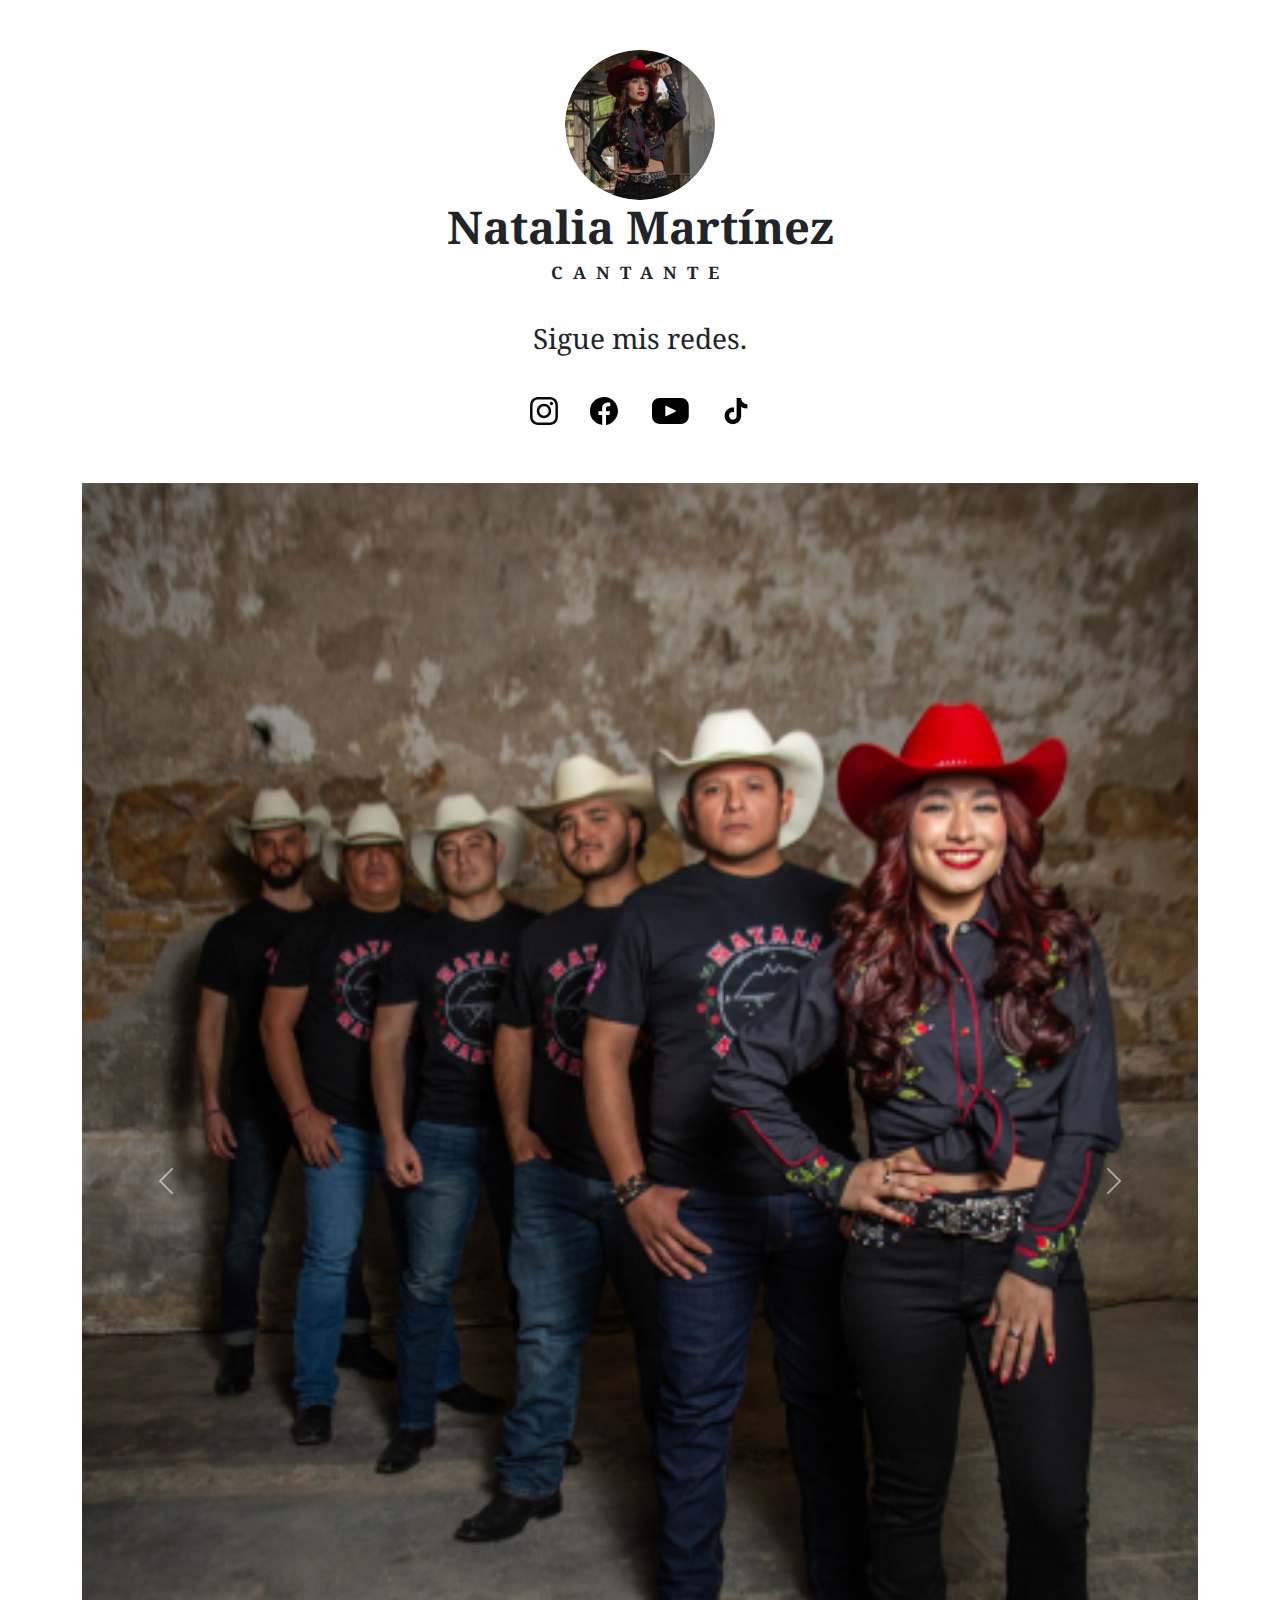
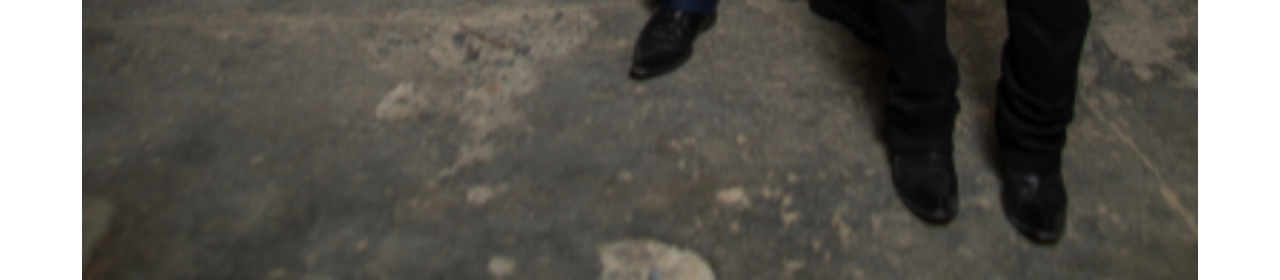
<file: index.html>
<!DOCTYPE html>
<html lang="es">
    <head>
        <meta charset="utf-8">
        <meta http-equiv="X-UA-Compatible" content="IE=edge">
        <meta name="viewport" content="width=device-width, initial-scale=1">

        <title>Natalia Martínez Links</title>

        <meta name="description" content="Sitio web de conexión de links de Natalia Martínez Martínez">
        <meta name="author" content="Alejandro Mendoza">
        <meta name="keywords" content="Cantante, Música,">
        <meta name="robots" content="index, follow">
        <meta name="mobile-web-app-capable" content="yes">
        <meta name="apple-mobile-web-app-capable" content="yes">

        <!--JS & css-->
        <link rel="stylesheet" type="text/css" href="CSS/bootstrap-5.3.2-dist/css/bootstrap.css">
        <link rel="stylesheet" type="text/css" href="CSS/bootstrap-5.3.2-dist/css/main.css">

        <!--Favicon-->
        <link rel="apple-touch-icon" sizes="180x180" href="IMG/favicon/apple-touch-icon.png">
        <link rel="icon" type="image/png" sizes="32x32" href="IMG/favicon/favicon-32x32.png">
        <link rel="icon" type="image/png" sizes="16x16" href="IMG/favicon/favicon-16x16.png">
        <link rel="manifest" href="IMG/favicon/site.webmanifest">
        <link rel="mask-icon" href="IMG/favicon/safari-pinned-tab.svg" color="#5bbad5">
        <meta name="msapplication-TileColor" content="#da532c">
        <meta name="theme-color" content="#ffffff">

        <!--Typografy-->
        <link rel="preconnect" href="https://fonts.googleapis.com">
        <link rel="preconnect" href="https://fonts.gstatic.com" crossorigin>
        <link href="https://fonts.googleapis.com/css2?family=Noto+Serif:ital@0;1&display=swap" rel="stylesheet">
        <link href="https://fonts.googleapis.com/css2?family=Noto+Serif:ital,wght@0,700;1,700&display=swap" rel="stylesheet">

        <meta property="og:site_name" content="Natalia Martínez Links">
        <meta property="og:url" content="">
        <meta property="og:title" content="Natalia Martínez Links">
        <meta property="og:description" content="Sitio web de conexión de links de Natalia Martínez">
        <meta property="og:type" content="website">
        <meta property="og:locale" content="">
        <meta property="og:image" content="">
    </head>
    <body>
        <div class="container-fuild">
            <!--Header-->
            <header class="container-sm">
                <div class="text-center">
                    <img src="IMG/nt-profile.png" class="img-rounded" alt="Natalia Martínez">
                    <h1 class="notoserif_title">Natalia Martínez</h1>
                    <h2 class="notoserif_bold">Cantante</h2>
                    <p class="notoserif_p">Sigue mis redes.</p>
                </div>
                <div>
                    <ul class="list-group list-group-horizontal ul-contenedor">
                        <li class="list-group-item noborder-list ">
                            <a href="https://www.instagram.com/nataliamtzof?igsh=MTEzNWhzaXZhaXE2Yg==" target="_blank">
                                <img src="SVG/instagram-seeklogo 1.svg">
                            </a>
                        </li>
                        <li class="list-group-item noborder-list">
                            <a href="https://www.facebook.com/share/ZxzUuUK9UsywQcEq/?mibextid=WC7FNe" target="_blank">
                                <img src="SVG/Facebook F.svg">
                            </a>
                        </li>
                        <li class="list-group-item noborder-list">
                            <a href="https://youtube.com/@NataliaMartinezoficial?si=KKS1e1RTmrcm1LCt" target="_blank">
                                <img src="SVG/youtube 1.svg">
                            </a>
                        </li>
                        <li class="list-group-item noborder-list">
                          <a href="https://www.tiktok.com/@nataliamartinez_ofi?_t=8l2kwwe1eNR&_r=1" target="_blank">
                              <img src="SVG/tiktok 1.svg">
                          </a>
                      </li>
                    </ul>
                </div>
            </header>
            <div class="container-sm">
                <div class="container-fuild">
                    <div id="carouselExampleAutoplaying" class="carousel slide" data-bs-ride="carousel">
                        <div class="carousel-inner">
                          <div class="carousel-item active">
                            <img src="IMG/nt-1.jpg" class="d-block w-100" alt="...">
                          </div>
                          <div class="carousel-item">
                            <img src="IMG/nt-2.jpg" class="d-block w-100" alt="...">
                          </div>
                          <div class="carousel-item">
                            <img src="IMG/nt-3.jpg" class="d-block w-100" alt="...">
                          </div>
                          <div class="carousel-item">
                            <img src="IMG/nt-4.jpg" class="d-block w-100" alt="...">
                          </div>
                        </div>
                        <button class="carousel-control-prev" type="button" data-bs-target="#carouselExampleAutoplaying" data-bs-slide="prev">
                            <span class="carousel-control-prev-icon" aria-hidden="true"></span>
                            <span class="visually-hidden">Previous</span>
                        </button>
                        <button class="carousel-control-next" type="button" data-bs-target="#carouselExampleAutoplaying" data-bs-slide="next">
                            <span class="carousel-control-next-icon" aria-hidden="true"></span>
                            <span class="visually-hidden">Next</span>
                        </button>
                    </div>
                </div>
            </div>
        </div>
        <script src="CSS/bootstrap-5.3.2-dist/js/bootstrap.js"></script>
    </body>
</html>
</file>
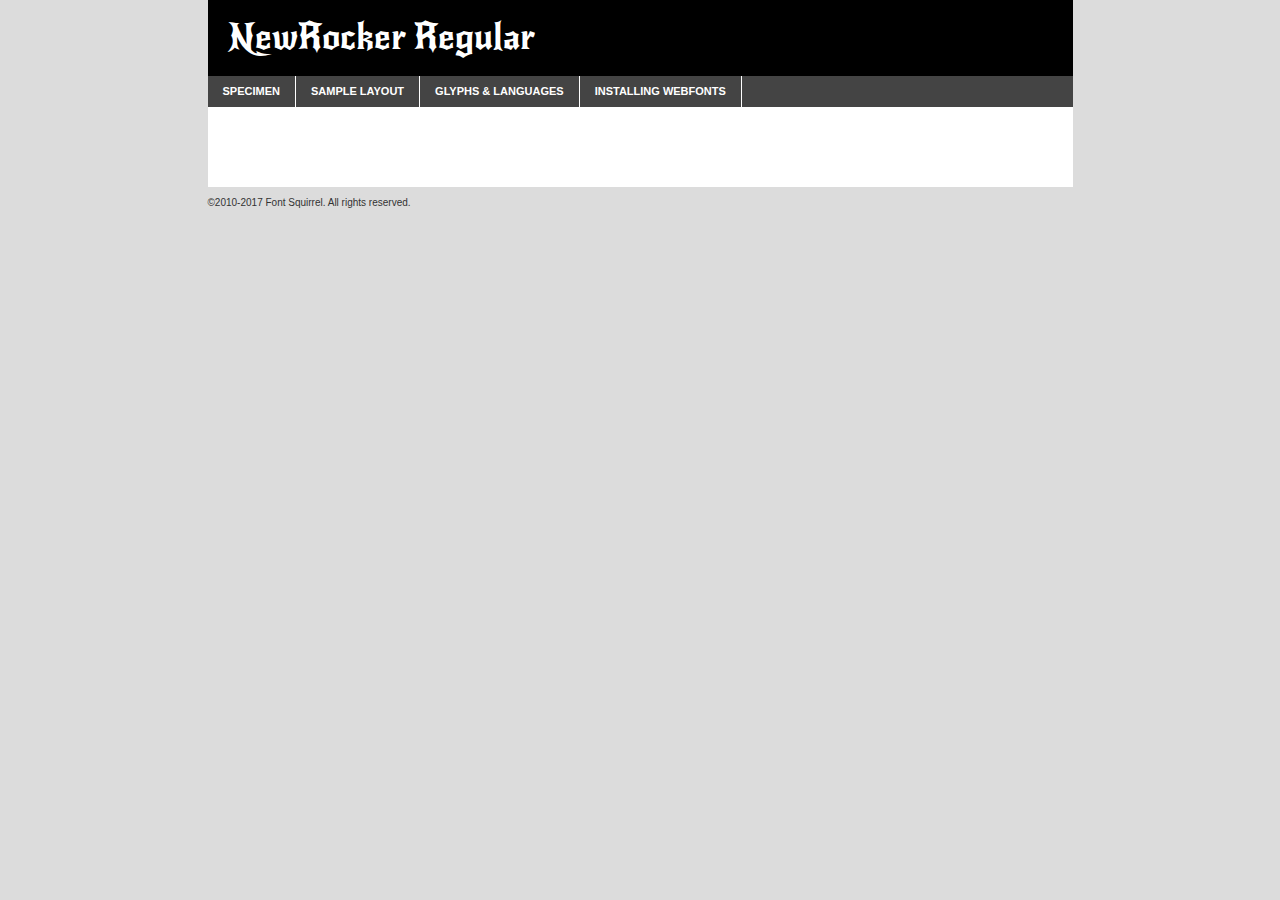
<file: Type/webfontkit-20240327-223942/newrocker-regular-demo.html>
<!DOCTYPE html PUBLIC "-//W3C//DTD XHTML 1.0 Transitional//EN"
        "http://www.w3.org/TR/xhtml1/DTD/xhtml1-transitional.dtd">

<html xmlns="http://www.w3.org/1999/xhtml" xml:lang="en" lang="en">
<head>
    <meta http-equiv="Content-Type" content="text/html; charset=utf-8"/>
    <script src="http://ajax.googleapis.com/ajax/libs/jquery/1.7.2/jquery.min.js" type="text/javascript" charset="utf-8"></script>
    <script type="text/javascript">
		(function($) {
			$.fn.easyTabs = function(option) {
				var param = jQuery.extend({ fadeSpeed: 'fast', defaultContent: 1, activeClass: 'active' }, option);
				$(this).each(function() {
					var thisId = '#' + this.id;
					if ( param.defaultContent == '' )
					{
						param.defaultContent = 1;
					}
					if ( typeof param.defaultContent == 'number' )
					{
						var defaultTab = $(thisId + ' .tabs li:eq(' + (param.defaultContent - 1) + ') a').attr('href').substr(1);
					}
					else
					{
						var defaultTab = param.defaultContent;
					}
					$(thisId + ' .tabs li a').each(function() {
						var tabToHide = $(this).attr('href').substr(1);
						$('#' + tabToHide).addClass('easytabs-tab-content');
					});
					hideAll();
					changeContent(defaultTab);

					function hideAll() {$(thisId + ' .easytabs-tab-content').hide();}

					function changeContent(tabId)
					{
						hideAll();
						$(thisId + ' .tabs li').removeClass(param.activeClass);
						$(thisId + ' .tabs li a[href=#' + tabId + ']').closest('li').addClass(param.activeClass);
						if ( param.fadeSpeed != 'none' )
						{
							$(thisId + ' #' + tabId).fadeIn(param.fadeSpeed);
						}
						else
						{
							$(thisId + ' #' + tabId).show();
						}
					}

					$(thisId + ' .tabs li').click(function() {
						var tabId = $(this).find('a').attr('href').substr(1);
						changeContent(tabId);
						return false;
					});
				});
			}
		})(jQuery);
    </script>
    <link rel="stylesheet" href="specimen_files/specimen_stylesheet.css" type="text/css" charset="utf-8"/>
    <link rel="stylesheet" href="stylesheet.css" type="text/css" charset="utf-8"/>

    <style type="text/css">
        		body {
			font-family: 'newrockerregular';
        		}

            </style>

    <title>NewRocker Regular Specimen</title>


    <script type="text/javascript" charset="utf-8">
		$(document).ready(function() {
			$('#container').easyTabs({ defaultContent: 1 });
		});
    </script>
</head>

<body>
<div id="container">
    <div id="header">
		NewRocker Regular    </div>
    <ul class="tabs">
        <li><a href="#specimen">Specimen</a></li>
        <li><a href="#layout">Sample Layout</a></li>
		        <li><a href="#glyphs">Glyphs &amp; Languages</a></li>
        <li><a href="#installing">Installing Webfonts</a></li>

    </ul>

    <div id="main_content">


        <div id="specimen">

            <div class="section">
                <div class="grid12 firstcol">
                    <div class="huge">AaBb</div>
                </div>
            </div>

            <div class="section">
                <div class="glyph_range">A&#x200B;B&#x200b;C&#x200b;D&#x200b;E&#x200b;F&#x200b;G&#x200b;H&#x200b;I&#x200b;J&#x200b;K&#x200b;L&#x200b;M&#x200b;N&#x200b;O&#x200b;P&#x200b;Q&#x200b;R&#x200b;S&#x200b;T&#x200b;U&#x200b;V&#x200b;W&#x200b;X&#x200b;Y&#x200b;Z&#x200b;a&#x200b;b&#x200b;c&#x200b;d&#x200b;e&#x200b;f&#x200b;g&#x200b;h&#x200b;i&#x200b;j&#x200b;k&#x200b;l&#x200b;m&#x200b;n&#x200b;o&#x200b;p&#x200b;q&#x200b;r&#x200b;s&#x200b;t&#x200b;u&#x200b;v&#x200b;w&#x200b;x&#x200b;y&#x200b;z&#x200b;1&#x200b;2&#x200b;3&#x200b;4&#x200b;5&#x200b;6&#x200b;7&#x200b;8&#x200b;9&#x200b;0&#x200b;&amp;&#x200b;.&#x200b;,&#x200b;?&#x200b;!&#x200b;&#64;&#x200b;(&#x200b;)&#x200b;#&#x200b;$&#x200b;%&#x200b;*&#x200b;+&#x200b;-&#x200b;=&#x200b;:&#x200b;;</div>
            </div>
            <div class="section">
                <div class="grid12 firstcol">
                    <table class="sample_table">
                        <tr>
                            <td>10</td>
                            <td class="size10">abcdefghijklmnopqrstuvwxyzABCDEFGHIJKLMNOPQRSTUVWXYZ0123456789abcdefghijklmnopqrstuvwxyzABCDEFGHIJKLMNOPQRSTUVWXYZ0123456789abcdefghijklmnopqrstuvwxyzABCDEFGHIJKLMNOPQRSTUVWXYZ</td>
                        </tr>
                        <tr>
                            <td>11</td>
                            <td class="size11">abcdefghijklmnopqrstuvwxyzABCDEFGHIJKLMNOPQRSTUVWXYZ0123456789abcdefghijklmnopqrstuvwxyzABCDEFGHIJKLMNOPQRSTUVWXYZ0123456789abcdefghijklmnopqrstuvwxyzABCDEFGHIJKLMNOPQRSTUVWXYZ</td>
                        </tr>
                        <tr>
                            <td>12</td>
                            <td class="size12">abcdefghijklmnopqrstuvwxyzABCDEFGHIJKLMNOPQRSTUVWXYZ0123456789abcdefghijklmnopqrstuvwxyzABCDEFGHIJKLMNOPQRSTUVWXYZ0123456789abcdefghijklmnopqrstuvwxyzABCDEFGHIJKLMNOPQRSTUVWXYZ</td>
                        </tr>
                        <tr>
                            <td>13</td>
                            <td class="size13">abcdefghijklmnopqrstuvwxyzABCDEFGHIJKLMNOPQRSTUVWXYZ0123456789abcdefghijklmnopqrstuvwxyzABCDEFGHIJKLMNOPQRSTUVWXYZ0123456789abcdefghijklmnopqrstuvwxyzABCDEFGHIJKLMNOPQRSTUVWXYZ</td>
                        </tr>
                        <tr>
                            <td>14</td>
                            <td class="size14">abcdefghijklmnopqrstuvwxyzABCDEFGHIJKLMNOPQRSTUVWXYZ0123456789abcdefghijklmnopqrstuvwxyzABCDEFGHIJKLMNOPQRSTUVWXYZ0123456789abcdefghijklmnopqrstuvwxyzABCDEFGHIJKLMNOPQRSTUVWXYZ</td>
                        </tr>
                        <tr>
                            <td>16</td>
                            <td class="size16">abcdefghijklmnopqrstuvwxyzABCDEFGHIJKLMNOPQRSTUVWXYZ0123456789abcdefghijklmnopqrstuvwxyzABCDEFGHIJKLMNOPQRSTUVWXYZ</td>
                        </tr>
                        <tr>
                            <td>18</td>
                            <td class="size18">abcdefghijklmnopqrstuvwxyzABCDEFGHIJKLMNOPQRSTUVWXYZ0123456789abcdefghijklmnopqrstuvwxyzABCDEFGHIJKLMNOPQRSTUVWXYZ</td>
                        </tr>
                        <tr>
                            <td>20</td>
                            <td class="size20">abcdefghijklmnopqrstuvwxyzABCDEFGHIJKLMNOPQRSTUVWXYZ0123456789abcdefghijklmnopqrstuvwxyzABCDEFGHIJKLMNOPQRSTUVWXYZ</td>
                        </tr>
                        <tr>
                            <td>24</td>
                            <td class="size24">abcdefghijklmnopqrstuvwxyzABCDEFGHIJKLMNOPQRSTUVWXYZ0123456789abcdefghijklmnopqrstuvwxyzABCDEFGHIJKLMNOPQRSTUVWXYZ</td>
                        </tr>
                        <tr>
                            <td>30</td>
                            <td class="size30">abcdefghijklmnopqrstuvwxyzABCDEFGHIJKLMNOPQRSTUVWXYZ0123456789abcdefghijklmnopqrstuvwxyzABCDEFGHIJKLMNOPQRSTUVWXYZ</td>
                        </tr>
                        <tr>
                            <td>36</td>
                            <td class="size36">abcdefghijklmnopqrstuvwxyzABCDEFGHIJKLMNOPQRSTUVWXYZ0123456789abcdefghijklmnopqrstuvwxyzABCDEFGHIJKLMNOPQRSTUVWXYZ</td>
                        </tr>
                        <tr>
                            <td>48</td>
                            <td class="size48">abcdefghijklmnopqrstuvwxyzABCDEFGHIJKLMNOPQRSTUVWXYZ0123456789abcdefghijklmnopqrstuvwxyzABCDEFGHIJKLMNOPQRSTUVWXYZ</td>
                        </tr>
                        <tr>
                            <td>60</td>
                            <td class="size60">abcdefghijklmnopqrstuvwxyzABCDEFGHIJKLMNOPQRSTUVWXYZ0123456789abcdefghijklmnopqrstuvwxyzABCDEFGHIJKLMNOPQRSTUVWXYZ</td>
                        </tr>
                        <tr>
                            <td>72</td>
                            <td class="size72">abcdefghijklmnopqrstuvwxyzABCDEFGHIJKLMNOPQRSTUVWXYZ0123456789abcdefghijklmnopqrstuvwxyzABCDEFGHIJKLMNOPQRSTUVWXYZ</td>
                        </tr>
                        <tr>
                            <td>90</td>
                            <td class="size90">abcdefghijklmnopqrstuvwxyzABCDEFGHIJKLMNOPQRSTUVWXYZ0123456789abcdefghijklmnopqrstuvwxyzABCDEFGHIJKLMNOPQRSTUVWXYZ</td>
                        </tr>
                    </table>

                </div>

            </div>


            <div class="section" id="bodycomparison">


                <div id="xheight">
                    <div class="fontbody">&#x25FC;&#x25FC;&#x25FC;&#x25FC;&#x25FC;&#x25FC;&#x25FC;&#x25FC;&#x25FC;&#x25FC;&#x25FC;&#x25FC;&#x25FC;&#x25FC;&#x25FC;&#x25FC;&#x25FC;&#x25FC;&#x25FC;&#x25FC;&#x25FC;&#x25FC;&#x25FC;&#x25FC;&#x25FC;&#x25FC;&#x25FC;&#x25FC;&#x25FC;&#x25FC;&#x25FC;&#x25FC;&#x25FC;&#x25FC;&#x25FC;&#x25FC;&#x25FC;&#x25FC;&#x25FC;&#x25FC;&#x25FC;&#x25FC;&#x25FC;&#x25FC;&#x25FC;&#x25FC;&#x25FC;&#x25FC;&#x25FC;&#x25FC;&#x25FC;&#x25FC;&#x25FC;&#x25FC;&#x25FC;&#x25FC;&#x25FC;&#x25FC;&#x25FC;&#x25FC;&#x25FC;&#x25FC;&#x25FC;&#x25FC;&#x25FC;&#x25FC;&#x25FC;&#x25FC;&#x25FC;&#x25FC;&#x25FC;&#x25FC;&#x25FC;&#x25FC;&#x25FC;&#x25FC;&#x25FC;&#x25FC;&#x25FC;&#x25FC;&#x25FC;&#x25FC;&#x25FC;&#x25FC;&#x25FC;&#x25FC;&#x25FC;&#x25FC;&#x25FC;&#x25FC;&#x25FC;&#x25FC;&#x25FC;&#x25FC;&#x25FC;&#x25FC;&#x25FC;&#x25FC;&#x25FC;body</div>
                    <div class="arialbody">body</div>
                    <div class="verdanabody">body</div>
                    <div class="georgiabody">body</div>
                </div>
                <div class="fontbody" style="z-index:1">
                    body<span>NewRocker Regular</span>
                </div>
                <div class="arialbody" style="z-index:1">
                    body<span>Arial</span>
                </div>
                <div class="verdanabody" style="z-index:1">
                    body<span>Verdana</span>
                </div>
                <div class="georgiabody" style="z-index:1">
                    body<span>Georgia</span>
                </div>


            </div>


            <div class="section psample psample_row1" id="">

                <div class="grid2 firstcol">
                    <p class="size10"><span>10.</span>Aenean lacinia bibendum nulla sed consectetur. Fusce dapibus, tellus ac cursus commodo, tortor mauris condimentum nibh, ut fermentum massa justo sit amet risus. Nullam id dolor id nibh ultricies vehicula ut id elit. Cum sociis natoque penatibus et magnis dis parturient montes, nascetur ridiculus mus. Nulla vitae elit libero, a pharetra augue.</p>

                </div>
                <div class="grid3">
                    <p class="size11"><span>11.</span>Aenean lacinia bibendum nulla sed consectetur. Fusce dapibus, tellus ac cursus commodo, tortor mauris condimentum nibh, ut fermentum massa justo sit amet risus. Nullam id dolor id nibh ultricies vehicula ut id elit. Cum sociis natoque penatibus et magnis dis parturient montes, nascetur ridiculus mus. Nulla vitae elit libero, a pharetra augue.</p>

                </div>
                <div class="grid3">
                    <p class="size12"><span>12.</span>Aenean lacinia bibendum nulla sed consectetur. Fusce dapibus, tellus ac cursus commodo, tortor mauris condimentum nibh, ut fermentum massa justo sit amet risus. Nullam id dolor id nibh ultricies vehicula ut id elit. Cum sociis natoque penatibus et magnis dis parturient montes, nascetur ridiculus mus. Nulla vitae elit libero, a pharetra augue.</p>

                </div>
                <div class="grid4">
                    <p class="size13"><span>13.</span>Aenean lacinia bibendum nulla sed consectetur. Fusce dapibus, tellus ac cursus commodo, tortor mauris condimentum nibh, ut fermentum massa justo sit amet risus. Nullam id dolor id nibh ultricies vehicula ut id elit. Cum sociis natoque penatibus et magnis dis parturient montes, nascetur ridiculus mus. Nulla vitae elit libero, a pharetra augue.</p>

                </div>
                <div class="white_blend"></div>

            </div>
            <div class="section psample psample_row2" id="">
                <div class="grid3 firstcol">
                    <p class="size14"><span>14.</span>Aenean lacinia bibendum nulla sed consectetur. Fusce dapibus, tellus ac cursus commodo, tortor mauris condimentum nibh, ut fermentum massa justo sit amet risus. Nullam id dolor id nibh ultricies vehicula ut id elit. Cum sociis natoque penatibus et magnis dis parturient montes, nascetur ridiculus mus. Nulla vitae elit libero, a pharetra augue.</p>

                </div>
                <div class="grid4">
                    <p class="size16"><span>16.</span>Aenean lacinia bibendum nulla sed consectetur. Fusce dapibus, tellus ac cursus commodo, tortor mauris condimentum nibh, ut fermentum massa justo sit amet risus. Nullam id dolor id nibh ultricies vehicula ut id elit. Cum sociis natoque penatibus et magnis dis parturient montes, nascetur ridiculus mus. Nulla vitae elit libero, a pharetra augue.</p>

                </div>
                <div class="grid5">
                    <p class="size18"><span>18.</span>Aenean lacinia bibendum nulla sed consectetur. Fusce dapibus, tellus ac cursus commodo, tortor mauris condimentum nibh, ut fermentum massa justo sit amet risus. Nullam id dolor id nibh ultricies vehicula ut id elit. Cum sociis natoque penatibus et magnis dis parturient montes, nascetur ridiculus mus. Nulla vitae elit libero, a pharetra augue.</p>

                </div>

                <div class="white_blend"></div>

            </div>

            <div class="section psample psample_row3" id="">
                <div class="grid5 firstcol">
                    <p class="size20"><span>20.</span>Aenean lacinia bibendum nulla sed consectetur. Fusce dapibus, tellus ac cursus commodo, tortor mauris condimentum nibh, ut fermentum massa justo sit amet risus. Nullam id dolor id nibh ultricies vehicula ut id elit. Cum sociis natoque penatibus et magnis dis parturient montes, nascetur ridiculus mus. Nulla vitae elit libero, a pharetra augue.</p>
                </div>
                <div class="grid7">
                    <p class="size24"><span>24.</span>Aenean lacinia bibendum nulla sed consectetur. Fusce dapibus, tellus ac cursus commodo, tortor mauris condimentum nibh, ut fermentum massa justo sit amet risus. Nullam id dolor id nibh ultricies vehicula ut id elit. Cum sociis natoque penatibus et magnis dis parturient montes, nascetur ridiculus mus. Nulla vitae elit libero, a pharetra augue.</p>
                </div>

                <div class="white_blend"></div>

            </div>

            <div class="section psample psample_row4" id="">
                <div class="grid12 firstcol">
                    <p class="size30"><span>30.</span>Aenean lacinia bibendum nulla sed consectetur. Fusce dapibus, tellus ac cursus commodo, tortor mauris condimentum nibh, ut fermentum massa justo sit amet risus. Nullam id dolor id nibh ultricies vehicula ut id elit. Cum sociis natoque penatibus et magnis dis parturient montes, nascetur ridiculus mus. Nulla vitae elit libero, a pharetra augue.</p>
                </div>
                <div class="white_blend"></div>

            </div>


            <div class="section psample psample_row1 fullreverse">
                <div class="grid2 firstcol">
                    <p class="size10"><span>10.</span>Aenean lacinia bibendum nulla sed consectetur. Fusce dapibus, tellus ac cursus commodo, tortor mauris condimentum nibh, ut fermentum massa justo sit amet risus. Nullam id dolor id nibh ultricies vehicula ut id elit. Cum sociis natoque penatibus et magnis dis parturient montes, nascetur ridiculus mus. Nulla vitae elit libero, a pharetra augue.</p>

                </div>
                <div class="grid3">
                    <p class="size11"><span>11.</span>Aenean lacinia bibendum nulla sed consectetur. Fusce dapibus, tellus ac cursus commodo, tortor mauris condimentum nibh, ut fermentum massa justo sit amet risus. Nullam id dolor id nibh ultricies vehicula ut id elit. Cum sociis natoque penatibus et magnis dis parturient montes, nascetur ridiculus mus. Nulla vitae elit libero, a pharetra augue.</p>

                </div>
                <div class="grid3">
                    <p class="size12"><span>12.</span>Aenean lacinia bibendum nulla sed consectetur. Fusce dapibus, tellus ac cursus commodo, tortor mauris condimentum nibh, ut fermentum massa justo sit amet risus. Nullam id dolor id nibh ultricies vehicula ut id elit. Cum sociis natoque penatibus et magnis dis parturient montes, nascetur ridiculus mus. Nulla vitae elit libero, a pharetra augue.</p>

                </div>
                <div class="grid4">
                    <p class="size13"><span>13.</span>Aenean lacinia bibendum nulla sed consectetur. Fusce dapibus, tellus ac cursus commodo, tortor mauris condimentum nibh, ut fermentum massa justo sit amet risus. Nullam id dolor id nibh ultricies vehicula ut id elit. Cum sociis natoque penatibus et magnis dis parturient montes, nascetur ridiculus mus. Nulla vitae elit libero, a pharetra augue.</p>

                </div>
                <div class="black_blend"></div>

            </div>

            <div class="section psample psample_row2 fullreverse">
                <div class="grid3 firstcol">
                    <p class="size14"><span>14.</span>Aenean lacinia bibendum nulla sed consectetur. Fusce dapibus, tellus ac cursus commodo, tortor mauris condimentum nibh, ut fermentum massa justo sit amet risus. Nullam id dolor id nibh ultricies vehicula ut id elit. Cum sociis natoque penatibus et magnis dis parturient montes, nascetur ridiculus mus. Nulla vitae elit libero, a pharetra augue.</p>

                </div>
                <div class="grid4">
                    <p class="size16"><span>16.</span>Aenean lacinia bibendum nulla sed consectetur. Fusce dapibus, tellus ac cursus commodo, tortor mauris condimentum nibh, ut fermentum massa justo sit amet risus. Nullam id dolor id nibh ultricies vehicula ut id elit. Cum sociis natoque penatibus et magnis dis parturient montes, nascetur ridiculus mus. Nulla vitae elit libero, a pharetra augue.</p>

                </div>
                <div class="grid5">
                    <p class="size18"><span>18.</span>Aenean lacinia bibendum nulla sed consectetur. Fusce dapibus, tellus ac cursus commodo, tortor mauris condimentum nibh, ut fermentum massa justo sit amet risus. Nullam id dolor id nibh ultricies vehicula ut id elit. Cum sociis natoque penatibus et magnis dis parturient montes, nascetur ridiculus mus. Nulla vitae elit libero, a pharetra augue.</p>

                </div>
                <div class="black_blend"></div>

            </div>

            <div class="section psample fullreverse psample_row3" id="">
                <div class="grid5 firstcol">
                    <p class="size20"><span>20.</span>Aenean lacinia bibendum nulla sed consectetur. Fusce dapibus, tellus ac cursus commodo, tortor mauris condimentum nibh, ut fermentum massa justo sit amet risus. Nullam id dolor id nibh ultricies vehicula ut id elit. Cum sociis natoque penatibus et magnis dis parturient montes, nascetur ridiculus mus. Nulla vitae elit libero, a pharetra augue.</p>
                </div>
                <div class="grid7">
                    <p class="size24"><span>24.</span>Aenean lacinia bibendum nulla sed consectetur. Fusce dapibus, tellus ac cursus commodo, tortor mauris condimentum nibh, ut fermentum massa justo sit amet risus. Nullam id dolor id nibh ultricies vehicula ut id elit. Cum sociis natoque penatibus et magnis dis parturient montes, nascetur ridiculus mus. Nulla vitae elit libero, a pharetra augue.</p>
                </div>

                <div class="black_blend"></div>

            </div>

            <div class="section psample fullreverse psample_row4" id="" style="border-bottom: 20px #000 solid;">
                <div class="grid12 firstcol">
                    <p class="size30"><span>30.</span>Aenean lacinia bibendum nulla sed consectetur. Fusce dapibus, tellus ac cursus commodo, tortor mauris condimentum nibh, ut fermentum massa justo sit amet risus. Nullam id dolor id nibh ultricies vehicula ut id elit. Cum sociis natoque penatibus et magnis dis parturient montes, nascetur ridiculus mus. Nulla vitae elit libero, a pharetra augue.</p>
                </div>
                <div class="black_blend"></div>

            </div>


        </div>

        <div id="layout">

            <div class="section">

                <div class="grid12 firstcol">
                    <h1>Lorem Ipsum Dolor</h1>
                    <h2>Etiam porta sem malesuada magna mollis euismod</h2>

                    <p class="byline">By <a href="#link">Aenean Lacinia</a></p>
                </div>
            </div>
            <div class="section">
                <div class="grid8 firstcol">
                    <p class="large">Donec sed odio dui. Morbi leo risus, porta ac consectetur ac, vestibulum at eros. Fusce dapibus, tellus ac cursus commodo, tortor mauris condimentum nibh, ut fermentum massa justo sit amet risus. </p>


                    <h3>Pellentesque ornare sem</h3>

                    <p>Maecenas sed diam eget risus varius blandit sit amet non magna. Maecenas faucibus mollis interdum. Donec ullamcorper nulla non metus auctor fringilla. Nullam id dolor id nibh ultricies vehicula ut id elit. Nullam id dolor id nibh ultricies vehicula ut id elit. </p>

                    <p>Aenean eu leo quam. Pellentesque ornare sem lacinia quam venenatis vestibulum. Lorem ipsum dolor sit amet, consectetur adipiscing elit. Cum sociis natoque penatibus et magnis dis parturient montes, nascetur ridiculus mus. </p>

                    <p>Nulla vitae elit libero, a pharetra augue. Praesent commodo cursus magna, vel scelerisque nisl consectetur et. Aenean lacinia bibendum nulla sed consectetur. </p>

                    <p>Nullam quis risus eget urna mollis ornare vel eu leo. Nullam quis risus eget urna mollis ornare vel eu leo. Maecenas sed diam eget risus varius blandit sit amet non magna. Donec ullamcorper nulla non metus auctor fringilla. </p>

                    <h3>Cras mattis consectetur</h3>

                    <p>Aenean eu leo quam. Pellentesque ornare sem lacinia quam venenatis vestibulum. Aenean lacinia bibendum nulla sed consectetur. Integer posuere erat a ante venenatis dapibus posuere velit aliquet. Cras mattis consectetur purus sit amet fermentum. </p>

                    <p>Nullam id dolor id nibh ultricies vehicula ut id elit. Nullam quis risus eget urna mollis ornare vel eu leo. Cras mattis consectetur purus sit amet fermentum.</p>
                </div>

                <div class="grid4 sidebar">

                    <div class="box reverse">
                        <p class="last">Nullam quis risus eget urna mollis ornare vel eu leo. Donec ullamcorper nulla non metus auctor fringilla. Cras mattis consectetur purus sit amet fermentum. Sed posuere consectetur est at lobortis. Lorem ipsum dolor sit amet, consectetur adipiscing elit. </p>
                    </div>

                    <p class="caption">Maecenas sed diam eget risus varius.</p>

                    <p>Vestibulum id ligula porta felis euismod semper. Integer posuere erat a ante venenatis dapibus posuere velit aliquet. Vestibulum id ligula porta felis euismod semper. Sed posuere consectetur est at lobortis. Maecenas sed diam eget risus varius blandit sit amet non magna. Fusce dapibus, tellus ac cursus commodo, tortor mauris condimentum nibh, ut fermentum massa justo sit amet risus. </p>


                    <p>Duis mollis, est non commodo luctus, nisi erat porttitor ligula, eget lacinia odio sem nec elit. Aenean lacinia bibendum nulla sed consectetur. Vivamus sagittis lacus vel augue laoreet rutrum faucibus dolor auctor. Aenean lacinia bibendum nulla sed consectetur. Nullam quis risus eget urna mollis ornare vel eu leo. </p>

                    <p>Praesent commodo cursus magna, vel scelerisque nisl consectetur et. Donec ullamcorper nulla non metus auctor fringilla. Maecenas faucibus mollis interdum. Fusce dapibus, tellus ac cursus commodo, tortor mauris condimentum nibh, ut fermentum massa justo sit amet risus. </p>

                </div>
            </div>

        </div>


		

        <div id="glyphs">
            <div class="section">
                <div class="grid12 firstcol">

                    <h1>Language Support</h1>
                    <p>The subset of NewRocker Regular in this kit supports the following languages:<br/>

						Albanian, Basque, Breton, Chamorro, Danish, Dutch, English, Faroese, Finnish, French, Frisian, Galician, German, Icelandic, Italian, Malagasy, Norwegian, Portuguese, Spanish, Alsatian, Aragonese, Arapaho, Arrernte, Asturian, Aymara, Bislama, Cebuano, Corsican, Fijian, French_creole, Genoese, Gilbertese, Greenlandic, Haitian_creole, Hiligaynon, Hmong, Hopi, Ibanag, Iloko_ilokano, Indonesian, Interglossa_glosa, Interlingua, Irish_gaelic, Jerriais, Lojban, Lombard, Luxembourgeois, Manx, Mohawk, Norfolk_pitcairnese, Occitan, Oromo, Pangasinan, Papiamento, Piedmontese, Potawatomi, Rhaeto-romance, Romansh, Rotokas, Sami_lule, Samoan, Sardinian, Scots_gaelic, Seychelles_creole, Shona, Sicilian, Somali, Southern_ndebele, Swahili, Swati_swazi, Tagalog_filipino_pilipino, Tetum, Tok_pisin, Uyghur_latinized, Volapuk, Walloon, Warlpiri, Xhosa, Yapese, Zulu, Latinbasic, Ubasic, Demo                    </p>
                    <h1>Glyph Chart</h1>
                    <p>The subset of NewRocker Regular in this kit includes all the glyphs listed below. Unicode entities are included above each glyph to help you insert individual characters into your layout.</p>
                    <div id="glyph_chart">

																																	                                <div><p>&amp;#13;</p>&#13;</div>
																				                                <div><p>&amp;#32;</p>&#32;</div>
																				                                <div><p>&amp;#33;</p>&#33;</div>
																				                                <div><p>&amp;#34;</p>&#34;</div>
																				                                <div><p>&amp;#35;</p>&#35;</div>
																				                                <div><p>&amp;#36;</p>&#36;</div>
																				                                <div><p>&amp;#37;</p>&#37;</div>
																				                                <div><p>&amp;#38;</p>&#38;</div>
																				                                <div><p>&amp;#39;</p>&#39;</div>
																				                                <div><p>&amp;#40;</p>&#40;</div>
																				                                <div><p>&amp;#41;</p>&#41;</div>
																				                                <div><p>&amp;#42;</p>&#42;</div>
																				                                <div><p>&amp;#43;</p>&#43;</div>
																				                                <div><p>&amp;#44;</p>&#44;</div>
																				                                <div><p>&amp;#45;</p>&#45;</div>
																				                                <div><p>&amp;#46;</p>&#46;</div>
																				                                <div><p>&amp;#47;</p>&#47;</div>
																				                                <div><p>&amp;#48;</p>&#48;</div>
																				                                <div><p>&amp;#49;</p>&#49;</div>
																				                                <div><p>&amp;#50;</p>&#50;</div>
																				                                <div><p>&amp;#51;</p>&#51;</div>
																				                                <div><p>&amp;#52;</p>&#52;</div>
																				                                <div><p>&amp;#53;</p>&#53;</div>
																				                                <div><p>&amp;#54;</p>&#54;</div>
																				                                <div><p>&amp;#55;</p>&#55;</div>
																				                                <div><p>&amp;#56;</p>&#56;</div>
																				                                <div><p>&amp;#57;</p>&#57;</div>
																				                                <div><p>&amp;#58;</p>&#58;</div>
																				                                <div><p>&amp;#59;</p>&#59;</div>
																				                                <div><p>&amp;#60;</p>&#60;</div>
																				                                <div><p>&amp;#61;</p>&#61;</div>
																				                                <div><p>&amp;#62;</p>&#62;</div>
																				                                <div><p>&amp;#63;</p>&#63;</div>
																				                                <div><p>&amp;#64;</p>&#64;</div>
																				                                <div><p>&amp;#65;</p>&#65;</div>
																				                                <div><p>&amp;#66;</p>&#66;</div>
																				                                <div><p>&amp;#67;</p>&#67;</div>
																				                                <div><p>&amp;#68;</p>&#68;</div>
																				                                <div><p>&amp;#69;</p>&#69;</div>
																				                                <div><p>&amp;#70;</p>&#70;</div>
																				                                <div><p>&amp;#71;</p>&#71;</div>
																				                                <div><p>&amp;#72;</p>&#72;</div>
																				                                <div><p>&amp;#73;</p>&#73;</div>
																				                                <div><p>&amp;#74;</p>&#74;</div>
																				                                <div><p>&amp;#75;</p>&#75;</div>
																				                                <div><p>&amp;#76;</p>&#76;</div>
																				                                <div><p>&amp;#77;</p>&#77;</div>
																				                                <div><p>&amp;#78;</p>&#78;</div>
																				                                <div><p>&amp;#79;</p>&#79;</div>
																				                                <div><p>&amp;#80;</p>&#80;</div>
																				                                <div><p>&amp;#81;</p>&#81;</div>
																				                                <div><p>&amp;#82;</p>&#82;</div>
																				                                <div><p>&amp;#83;</p>&#83;</div>
																				                                <div><p>&amp;#84;</p>&#84;</div>
																				                                <div><p>&amp;#85;</p>&#85;</div>
																				                                <div><p>&amp;#86;</p>&#86;</div>
																				                                <div><p>&amp;#87;</p>&#87;</div>
																				                                <div><p>&amp;#88;</p>&#88;</div>
																				                                <div><p>&amp;#89;</p>&#89;</div>
																				                                <div><p>&amp;#90;</p>&#90;</div>
																				                                <div><p>&amp;#91;</p>&#91;</div>
																				                                <div><p>&amp;#92;</p>&#92;</div>
																				                                <div><p>&amp;#93;</p>&#93;</div>
																				                                <div><p>&amp;#94;</p>&#94;</div>
																				                                <div><p>&amp;#95;</p>&#95;</div>
																				                                <div><p>&amp;#96;</p>&#96;</div>
																				                                <div><p>&amp;#97;</p>&#97;</div>
																				                                <div><p>&amp;#98;</p>&#98;</div>
																				                                <div><p>&amp;#99;</p>&#99;</div>
																				                                <div><p>&amp;#100;</p>&#100;</div>
																				                                <div><p>&amp;#101;</p>&#101;</div>
																				                                <div><p>&amp;#102;</p>&#102;</div>
																				                                <div><p>&amp;#103;</p>&#103;</div>
																				                                <div><p>&amp;#104;</p>&#104;</div>
																				                                <div><p>&amp;#105;</p>&#105;</div>
																				                                <div><p>&amp;#106;</p>&#106;</div>
																				                                <div><p>&amp;#107;</p>&#107;</div>
																				                                <div><p>&amp;#108;</p>&#108;</div>
																				                                <div><p>&amp;#109;</p>&#109;</div>
																				                                <div><p>&amp;#110;</p>&#110;</div>
																				                                <div><p>&amp;#111;</p>&#111;</div>
																				                                <div><p>&amp;#112;</p>&#112;</div>
																				                                <div><p>&amp;#113;</p>&#113;</div>
																				                                <div><p>&amp;#114;</p>&#114;</div>
																				                                <div><p>&amp;#115;</p>&#115;</div>
																				                                <div><p>&amp;#116;</p>&#116;</div>
																				                                <div><p>&amp;#117;</p>&#117;</div>
																				                                <div><p>&amp;#118;</p>&#118;</div>
																				                                <div><p>&amp;#119;</p>&#119;</div>
																				                                <div><p>&amp;#120;</p>&#120;</div>
																				                                <div><p>&amp;#121;</p>&#121;</div>
																				                                <div><p>&amp;#122;</p>&#122;</div>
																				                                <div><p>&amp;#123;</p>&#123;</div>
																				                                <div><p>&amp;#124;</p>&#124;</div>
																				                                <div><p>&amp;#125;</p>&#125;</div>
																				                                <div><p>&amp;#126;</p>&#126;</div>
																				                                <div><p>&amp;#160;</p>&#160;</div>
																				                                <div><p>&amp;#161;</p>&#161;</div>
																				                                <div><p>&amp;#162;</p>&#162;</div>
																				                                <div><p>&amp;#163;</p>&#163;</div>
																				                                <div><p>&amp;#164;</p>&#164;</div>
																				                                <div><p>&amp;#165;</p>&#165;</div>
																				                                <div><p>&amp;#166;</p>&#166;</div>
																				                                <div><p>&amp;#167;</p>&#167;</div>
																				                                <div><p>&amp;#168;</p>&#168;</div>
																				                                <div><p>&amp;#169;</p>&#169;</div>
																				                                <div><p>&amp;#170;</p>&#170;</div>
																				                                <div><p>&amp;#171;</p>&#171;</div>
																				                                <div><p>&amp;#172;</p>&#172;</div>
																				                                <div><p>&amp;#173;</p>&#173;</div>
																				                                <div><p>&amp;#174;</p>&#174;</div>
																				                                <div><p>&amp;#175;</p>&#175;</div>
																				                                <div><p>&amp;#176;</p>&#176;</div>
																				                                <div><p>&amp;#177;</p>&#177;</div>
																				                                <div><p>&amp;#178;</p>&#178;</div>
																				                                <div><p>&amp;#179;</p>&#179;</div>
																				                                <div><p>&amp;#180;</p>&#180;</div>
																				                                <div><p>&amp;#181;</p>&#181;</div>
																				                                <div><p>&amp;#182;</p>&#182;</div>
																				                                <div><p>&amp;#183;</p>&#183;</div>
																				                                <div><p>&amp;#184;</p>&#184;</div>
																				                                <div><p>&amp;#185;</p>&#185;</div>
																				                                <div><p>&amp;#186;</p>&#186;</div>
																				                                <div><p>&amp;#187;</p>&#187;</div>
																				                                <div><p>&amp;#188;</p>&#188;</div>
																				                                <div><p>&amp;#189;</p>&#189;</div>
																				                                <div><p>&amp;#190;</p>&#190;</div>
																				                                <div><p>&amp;#191;</p>&#191;</div>
																				                                <div><p>&amp;#192;</p>&#192;</div>
																				                                <div><p>&amp;#193;</p>&#193;</div>
																				                                <div><p>&amp;#194;</p>&#194;</div>
																				                                <div><p>&amp;#195;</p>&#195;</div>
																				                                <div><p>&amp;#196;</p>&#196;</div>
																				                                <div><p>&amp;#197;</p>&#197;</div>
																				                                <div><p>&amp;#198;</p>&#198;</div>
																				                                <div><p>&amp;#199;</p>&#199;</div>
																				                                <div><p>&amp;#200;</p>&#200;</div>
																				                                <div><p>&amp;#201;</p>&#201;</div>
																				                                <div><p>&amp;#202;</p>&#202;</div>
																				                                <div><p>&amp;#203;</p>&#203;</div>
																				                                <div><p>&amp;#204;</p>&#204;</div>
																				                                <div><p>&amp;#205;</p>&#205;</div>
																				                                <div><p>&amp;#206;</p>&#206;</div>
																				                                <div><p>&amp;#207;</p>&#207;</div>
																				                                <div><p>&amp;#208;</p>&#208;</div>
																				                                <div><p>&amp;#209;</p>&#209;</div>
																				                                <div><p>&amp;#210;</p>&#210;</div>
																				                                <div><p>&amp;#211;</p>&#211;</div>
																				                                <div><p>&amp;#212;</p>&#212;</div>
																				                                <div><p>&amp;#213;</p>&#213;</div>
																				                                <div><p>&amp;#214;</p>&#214;</div>
																				                                <div><p>&amp;#215;</p>&#215;</div>
																				                                <div><p>&amp;#216;</p>&#216;</div>
																				                                <div><p>&amp;#217;</p>&#217;</div>
																				                                <div><p>&amp;#218;</p>&#218;</div>
																				                                <div><p>&amp;#219;</p>&#219;</div>
																				                                <div><p>&amp;#220;</p>&#220;</div>
																				                                <div><p>&amp;#221;</p>&#221;</div>
																				                                <div><p>&amp;#222;</p>&#222;</div>
																				                                <div><p>&amp;#223;</p>&#223;</div>
																				                                <div><p>&amp;#224;</p>&#224;</div>
																				                                <div><p>&amp;#225;</p>&#225;</div>
																				                                <div><p>&amp;#226;</p>&#226;</div>
																				                                <div><p>&amp;#227;</p>&#227;</div>
																				                                <div><p>&amp;#228;</p>&#228;</div>
																				                                <div><p>&amp;#229;</p>&#229;</div>
																				                                <div><p>&amp;#230;</p>&#230;</div>
																				                                <div><p>&amp;#231;</p>&#231;</div>
																				                                <div><p>&amp;#232;</p>&#232;</div>
																				                                <div><p>&amp;#233;</p>&#233;</div>
																				                                <div><p>&amp;#234;</p>&#234;</div>
																				                                <div><p>&amp;#235;</p>&#235;</div>
																				                                <div><p>&amp;#236;</p>&#236;</div>
																				                                <div><p>&amp;#237;</p>&#237;</div>
																				                                <div><p>&amp;#238;</p>&#238;</div>
																				                                <div><p>&amp;#239;</p>&#239;</div>
																				                                <div><p>&amp;#240;</p>&#240;</div>
																				                                <div><p>&amp;#241;</p>&#241;</div>
																				                                <div><p>&amp;#242;</p>&#242;</div>
																				                                <div><p>&amp;#243;</p>&#243;</div>
																				                                <div><p>&amp;#244;</p>&#244;</div>
																				                                <div><p>&amp;#245;</p>&#245;</div>
																				                                <div><p>&amp;#246;</p>&#246;</div>
																				                                <div><p>&amp;#247;</p>&#247;</div>
																				                                <div><p>&amp;#248;</p>&#248;</div>
																				                                <div><p>&amp;#249;</p>&#249;</div>
																				                                <div><p>&amp;#250;</p>&#250;</div>
																				                                <div><p>&amp;#251;</p>&#251;</div>
																				                                <div><p>&amp;#252;</p>&#252;</div>
																				                                <div><p>&amp;#253;</p>&#253;</div>
																				                                <div><p>&amp;#254;</p>&#254;</div>
																				                                <div><p>&amp;#255;</p>&#255;</div>
																				                                <div><p>&amp;#338;</p>&#338;</div>
																				                                <div><p>&amp;#339;</p>&#339;</div>
																				                                <div><p>&amp;#376;</p>&#376;</div>
																				                                <div><p>&amp;#710;</p>&#710;</div>
																				                                <div><p>&amp;#732;</p>&#732;</div>
																				                                <div><p>&amp;#8192;</p>&#8192;</div>
																				                                <div><p>&amp;#8193;</p>&#8193;</div>
																				                                <div><p>&amp;#8194;</p>&#8194;</div>
																				                                <div><p>&amp;#8195;</p>&#8195;</div>
																				                                <div><p>&amp;#8196;</p>&#8196;</div>
																				                                <div><p>&amp;#8197;</p>&#8197;</div>
																				                                <div><p>&amp;#8198;</p>&#8198;</div>
																				                                <div><p>&amp;#8199;</p>&#8199;</div>
																				                                <div><p>&amp;#8200;</p>&#8200;</div>
																				                                <div><p>&amp;#8201;</p>&#8201;</div>
																				                                <div><p>&amp;#8202;</p>&#8202;</div>
																				                                <div><p>&amp;#8208;</p>&#8208;</div>
																				                                <div><p>&amp;#8209;</p>&#8209;</div>
																				                                <div><p>&amp;#8210;</p>&#8210;</div>
																				                                <div><p>&amp;#8211;</p>&#8211;</div>
																				                                <div><p>&amp;#8212;</p>&#8212;</div>
																				                                <div><p>&amp;#8216;</p>&#8216;</div>
																				                                <div><p>&amp;#8217;</p>&#8217;</div>
																				                                <div><p>&amp;#8218;</p>&#8218;</div>
																				                                <div><p>&amp;#8220;</p>&#8220;</div>
																				                                <div><p>&amp;#8221;</p>&#8221;</div>
																				                                <div><p>&amp;#8222;</p>&#8222;</div>
																				                                <div><p>&amp;#8226;</p>&#8226;</div>
																				                                <div><p>&amp;#8230;</p>&#8230;</div>
																				                                <div><p>&amp;#8239;</p>&#8239;</div>
																				                                <div><p>&amp;#8249;</p>&#8249;</div>
																				                                <div><p>&amp;#8250;</p>&#8250;</div>
																				                                <div><p>&amp;#8287;</p>&#8287;</div>
																				                                <div><p>&amp;#8364;</p>&#8364;</div>
																				                                <div><p>&amp;#8482;</p>&#8482;</div>
																				                                <div><p>&amp;#9724;</p>&#9724;</div>
																				                                <div><p>&amp;#64257;</p>&#64257;</div>
																				                                <div><p>&amp;#64258;</p>&#64258;</div>
																																																										                    </div>
                </div>


            </div>
        </div>


        <div id="specs">

        </div>

        <div id="installing">
            <div class="section">
                <div class="grid7 firstcol">
                    <h1>Installing Webfonts</h1>

                    <p>Webfonts are supported by all major browser platforms but not all in the same way. There are currently four different font formats that must be included in order to target all browsers. This includes TTF, WOFF, EOT and SVG.</p>

                    <h2>1. Upload your webfonts</h2>
                    <p>You must upload your webfont kit to your website. They should be in or near the same directory as your CSS files.</p>

                    <h2>2. Include the webfont stylesheet</h2>
                    <p>A special CSS @font-face declaration helps the various browsers select the appropriate font it needs without causing you a bunch of headaches. Learn more about this syntax by reading the <a href="https://www.fontspring.com/blog/further-hardening-of-the-bulletproof-syntax">Fontspring blog post</a> about it. The code for it is as follows:</p>


                    <code>
                        @font-face{
                        font-family: 'MyWebFont';
                        src: url('WebFont.eot');
                        src: url('WebFont.eot?#iefix') format('embedded-opentype'),
                        url('WebFont.woff') format('woff'),
                        url('WebFont.ttf') format('truetype'),
                        url('WebFont.svg#webfont') format('svg');
                        }
                    </code>

                    <p>We've already gone ahead and generated the code for you. All you have to do is link to the stylesheet in your HTML, like this:</p>
                    <code>&lt;link rel=&quot;stylesheet&quot; href=&quot;stylesheet.css&quot; type=&quot;text/css&quot; charset=&quot;utf-8&quot; /&gt;</code>

                    <h2>3. Modify your own stylesheet</h2>
                    <p>To take advantage of your new fonts, you must tell your stylesheet to use them. Look at the original @font-face declaration above and find the property called "font-family." The name linked there will be what you use to reference the font. Prepend that webfont name to the font stack in the "font-family" property, inside the selector you want to change. For example:</p>
                    <code>p { font-family: 'WebFont', Arial, sans-serif; }</code>

                    <h2>4. Test</h2>
                    <p>Getting webfonts to work cross-browser <em>can</em> be tricky. Use the information in the sidebar to help you if you find that fonts aren't loading in a particular browser.</p>
                </div>

                <div class="grid5 sidebar">
                    <div class="box">
                        <h2>Troubleshooting<br/>Font-Face Problems</h2>
                        <p>Having trouble getting your webfonts to load in your new website? Here are some tips to sort out what might be the problem.</p>

                        <h3>Fonts not showing in any browser</h3>

                        <p>This sounds like you need to work on the plumbing. You either did not upload the fonts to the correct directory, or you did not link the fonts properly in the CSS. If you've confirmed that all this is correct and you still have a problem, take a look at your .htaccess file and see if requests are getting intercepted.</p>

                        <h3>Fonts not loading in iPhone or iPad</h3>

                        <p>The most common problem here is that you are serving the fonts from an IIS server. IIS refuses to serve files that have unknown MIME types. If that is the case, you must set the MIME type for SVG to "image/svg+xml" in the server settings. Follow these instructions from Microsoft if you need help.</p>

                        <h3>Fonts not loading in Firefox</h3>

                        <p>The primary reason for this failure? You are still using a version Firefox older than 3.5. So upgrade already! If that isn't it, then you are very likely serving fonts from a different domain. Firefox requires that all font assets be served from the same domain. Lastly it is possible that you need to add WOFF to your list of MIME types (if you are serving via IIS.)</p>

                        <h3>Fonts not loading in IE</h3>

                        <p>Are you looking at Internet Explorer on an actual Windows machine or are you cheating by using a service like Adobe BrowserLab? Many of these screenshot services do not render @font-face for IE. Best to test it on a real machine.</p>

                        <h3>Fonts not loading in IE9</h3>

                        <p>IE9, like Firefox, requires that fonts be served from the same domain as the website. Make sure that is the case.</p>
                    </div>
                </div>
            </div>

        </div>

    </div>
    <div id="footer">
        <p>&copy;2010-2017 Font Squirrel. All rights reserved.</p>
    </div>
</div>
</body>
</html>
</file>
<file: CSS/bootstrap-5.3.2-dist/css/main.css>
@font-face {
    font-family: 'newrockerregular';
    src: local('New Rocker')
         url('newrocker-regular-webfont.woff2') format('woff2'),
         url('newrocker-regular-webfont.woff') format('woff');
    font-weight: normal;
    font-style: normal;

}
.newrocker {
    font-family: 'newrockerregular', serif;
    font-size: 30pt;
    margin-bottom: 1px;
    inline-size: 28pt;
}
.noborder-list {
    border-style: hidden;
}
.notoserif {
    font-family: "Noto Serif", serif;
}
.notoserif_title {
    font-family: "Noto Serif", serif;
    font-weight: 700;
    font-size: 34pt;
}
.notoserif_bold{
    font-family: "Noto Serif", serif;
    font-weight: 700;
    font-size: 13pt;
    letter-spacing: 10px;
    text-transform: uppercase;
}
.notoserif_p{
    font-family: "Noto Serif", serif;
    font-size: 21pt;
    font-weight: 400;
    margin-top: 34px;
}
.list-center{
    display: inline-block;
    text-align: left;
}
.ul-contenedor{
    display: flex;
    flex-direction: row;
    justify-content: center;
    align-items: center;
    margin:30px 0px 50px;
}
.img-rounded{
    border-radius: 50%;
    height: 150px;
    margin-top: 50px;
}
</file>
<file: Type/webfontkit-20240327-223942/stylesheet.css>
/*! Generated by Font Squirrel (https://www.fontsquirrel.com) on March 27, 2024 */



@font-face {
    font-family: 'newrockerregular';
    src: url('newrocker-regular-webfont.woff2') format('woff2'),
         url('newrocker-regular-webfont.woff') format('woff');
    font-weight: normal;
    font-style: normal;

}
</file>
<file: Type/webfontkit-20240327-223942/specimen_files/specimen_stylesheet.css>
@import url('grid_12-825-55-15.css');

/*  
	CSS Reset by Eric Meyer - Released under Public Domain
    http://meyerweb.com/eric/tools/css/reset/
*/
html, body, div, span, applet, object, iframe,
h1, h2, h3, h4, h5, h6, p, blockquote, pre,
a, abbr, acronym, address, big, cite, code,
del, dfn, em, font, img, ins, kbd, q, s, samp,
small, strike, strong, sub, sup, tt, var,
b, u, i, center, dl, dt, dd, ol, ul, li,
fieldset, form, label, legend, table,
caption, tbody, tfoot, thead, tr, th, td {
	margin:         0;
	padding:        0;
	border:         0;
	outline:        0;
	font-size:      100%;
	vertical-align: baseline;
	background:     transparent;
}

body {
	line-height: 1;
}

ol, ul {
	list-style: none;
}

blockquote, q {
	quotes: none;
}

blockquote:before, blockquote:after,
q:before, q:after {
	content: '';
	content: none;
}

:focus {
	outline: 0;
}

ins {
	text-decoration: none;
}

del {
	text-decoration: line-through;
}

table {
	border-collapse: collapse;
	border-spacing:  0;
}


body {
	color:            #000;
	background-color: #dcdcdc;
}

a {
	text-decoration: none;
	color:           #1883ba;
}

h1 {
	font-size:     32px;
	font-weight:   normal;
	font-style:    normal;
	margin-bottom: 18px;
}

h2 {
	font-size: 18px;
}

#container {
	width:  865px;
	margin: 0px auto;
}


#header {
	padding:          20px;
	font-size:        36px;
	background-color: #000;
	color:            #fff;
}

#header span {
	color: #666;
}

#main_content {
	background-color: #fff;
	padding:          60px 20px 20px;
}


#footer p {
	margin:         0;
	padding-top:    10px;
	padding-bottom: 50px;
	color:          #333;
	font:           10px Arial, sans-serif;
}

.tabs {
	width:            100%;
	height:           31px;
	background-color: #444;
}

.tabs li {
	float:            left;
	margin:           0;
	overflow:         hidden;
	background-color: #444;
}

.tabs li a {
	display:         block;
	color:           #fff;
	text-decoration: none;
	font:            bold 11px/11px 'Arial';
	text-transform:  uppercase;
	padding:         10px 15px;
	border-right:    1px solid #fff;
}

.tabs li a:hover {
	background-color: #00b3ff;

}

.tabs li.active a {
	color:            #000;
	background-color: #fff;
}


div.huge {

	font-size:      300px;
	line-height:    1em;
	padding:        0;
	letter-spacing: -.02em;
	overflow:       hidden;
}

div.glyph_range {
	font-size:   72px;
	line-height: 1.1em;
}

.size10 {
	font-size: 10px;
}

.size11 {
	font-size: 11px;
}

.size12 {
	font-size: 12px;
}

.size13 {
	font-size: 13px;
}

.size14 {
	font-size: 14px;
}

.size16 {
	font-size: 16px;
}

.size18 {
	font-size: 18px;
}

.size20 {
	font-size: 20px;
}

.size24 {
	font-size: 24px;
}

.size30 {
	font-size: 30px;
}

.size36 {
	font-size: 36px;
}

.size48 {
	font-size: 48px;
}

.size60 {
	font-size: 60px;
}

.size72 {
	font-size: 72px;
}

.size90 {
	font-size: 90px;
}


.psample_row1 {
	height: 120px;
}

.psample_row1 {
	height: 120px;
}

.psample_row2 {
	height: 160px;
}

.psample_row3 {
	height: 160px;
}

.psample_row4 {
	height: 160px;
}

.psample {
	overflow: hidden;
	position: relative;
}

.psample p {
	line-height: 1.3em;
	display:     block;
	overflow:    hidden;
	margin:      0;
}

.psample span {
	margin-right: .5em;
}

.white_blend {
	width:            100%;
	height:           61px;
	background-image: url([data-uri]);
	position:         absolute;
	bottom:           0;
}

.black_blend {
	width:            100%;
	height:           61px;
	background-image: url([data-uri]);
	position:         absolute;
	bottom:           0;
}

.fullreverse {
	background:    #000 !important;
	color:         #fff !important;
	margin-left:   -20px;
	padding-left:  20px;
	margin-right:  -20px;
	padding-right: 20px;
	padding:       20px;
	margin-bottom: 0;
}


.sample_table td {
	padding-top:    3px;
	padding-bottom: 5px;
	padding-left:   5px;
	vertical-align: middle;
	line-height:    1.2em;
}

.sample_table td:first-child {
	background-color: #eee;
	text-align:       right;
	padding-right:    5px;
	padding-left:     0;
	padding:          5px;
	font:             11px/12px 'Courier New', Courier, mono;
}

code {
	white-space:      pre;
	background-color: #eee;
	display:          block;
	padding:          10px;
	margin-bottom:    18px;
	overflow:         auto;
}


.bottom, .last {
	margin-bottom:  0 !important;
	padding-bottom: 0 !important;
}

.box {
	padding:       18px;
	margin-bottom: 18px;
	background:    #eee;
}

.reverse, .reversed {
	background: #000 !important;
	color:      #fff !important;
	border:     none !important;
}

#bodycomparison {
	position:    relative;
	overflow:    hidden;
	font-size:   72px;
	height:      90px;
	white-space: nowrap;
}

#bodycomparison div {
	font-size:   72px;
	line-height: 90px;
	display:     inline;
	margin:      0 15px 0 0;
	padding:     0;
}

#bodycomparison div span {
	font:     10px Arial;
	position: absolute;
	left:     0;
}

#xheight {
	float:       none;
	position:    absolute;
	color:       #d9f3ff;
	font-size:   72px;
	line-height: 90px;
}

.fontbody {
	position: relative;
}

.arialbody {
	font-family: Arial;
	position:    relative;
}

.verdanabody {
	font-family: Verdana;
	position:    relative;
}

.georgiabody {
	font-family: Georgia;
	position:    relative;
}

/* @group Layout page
 */

#layout h1 {
	font-size:   36px;
	line-height: 42px;
	font-weight: normal;
	font-style:  normal;
}

#layout h2 {
	font-size:   24px;
	line-height: 23px;
	font-weight: normal;
	font-style:  normal;
}

#layout h3 {
	font-size:   22px;
	line-height: 1.4em;
	margin-top:  1em;
	font-weight: normal;
	font-style:  normal;
}


#layout p.byline {
	font-size:     12px;
	margin-top:    18px;
	line-height:   12px;
	margin-bottom: 0;
}

#layout p {
	font-size:     14px;
	line-height:   21px;
	margin-bottom: .5em;
}

#layout p.large {
	font-size:   18px;
	line-height: 26px;
}

#layout .sidebar p {
	font-size:   12px;
	line-height: 1.4em;
}

#layout p.caption {
	font-size:     10px;
	margin-top:    -16px;
	margin-bottom: 18px;
}

/* @end */

/* @group Glyphs */

#glyph_chart div {
	background-color: #d9f3ff;
	color:            black;
	float:            left;
	font-size:        36px;
	height:           1.2em;
	line-height:      1.2em;
	margin-bottom:    1px;
	margin-right:     1px;
	text-align:       center;
	width:            1.2em;
	position:         relative;
	padding:          .6em .2em .2em;
}

#glyph_chart div p {
	position:         absolute;
	left:             0;
	top:              0;
	display:          block;
	text-align:       center;
	font:             bold 9px Arial, sans-serif;
	background-color: #3a768f;
	width:            100%;
	color:            #fff;
	padding:          2px 0;
}


#glyphs h1 {
	font-family: Arial, sans-serif;
}

/* @end */

/* @group Installing */

#installing {
	font: 13px Arial, sans-serif;
}

#installing p,
#glyphs p {
	line-height:   1.2em;
	margin-bottom: 18px;
	font:          13px Arial, sans-serif;
}


#installing h3 {
	font-size:  15px;
	margin-top: 18px;
}

/* @end */

#rendering h1 {
	font-family: Arial, sans-serif;
}

.render_table td {
	font:           11px 'Courier New', Courier, mono;
	vertical-align: middle;
}
</file>
